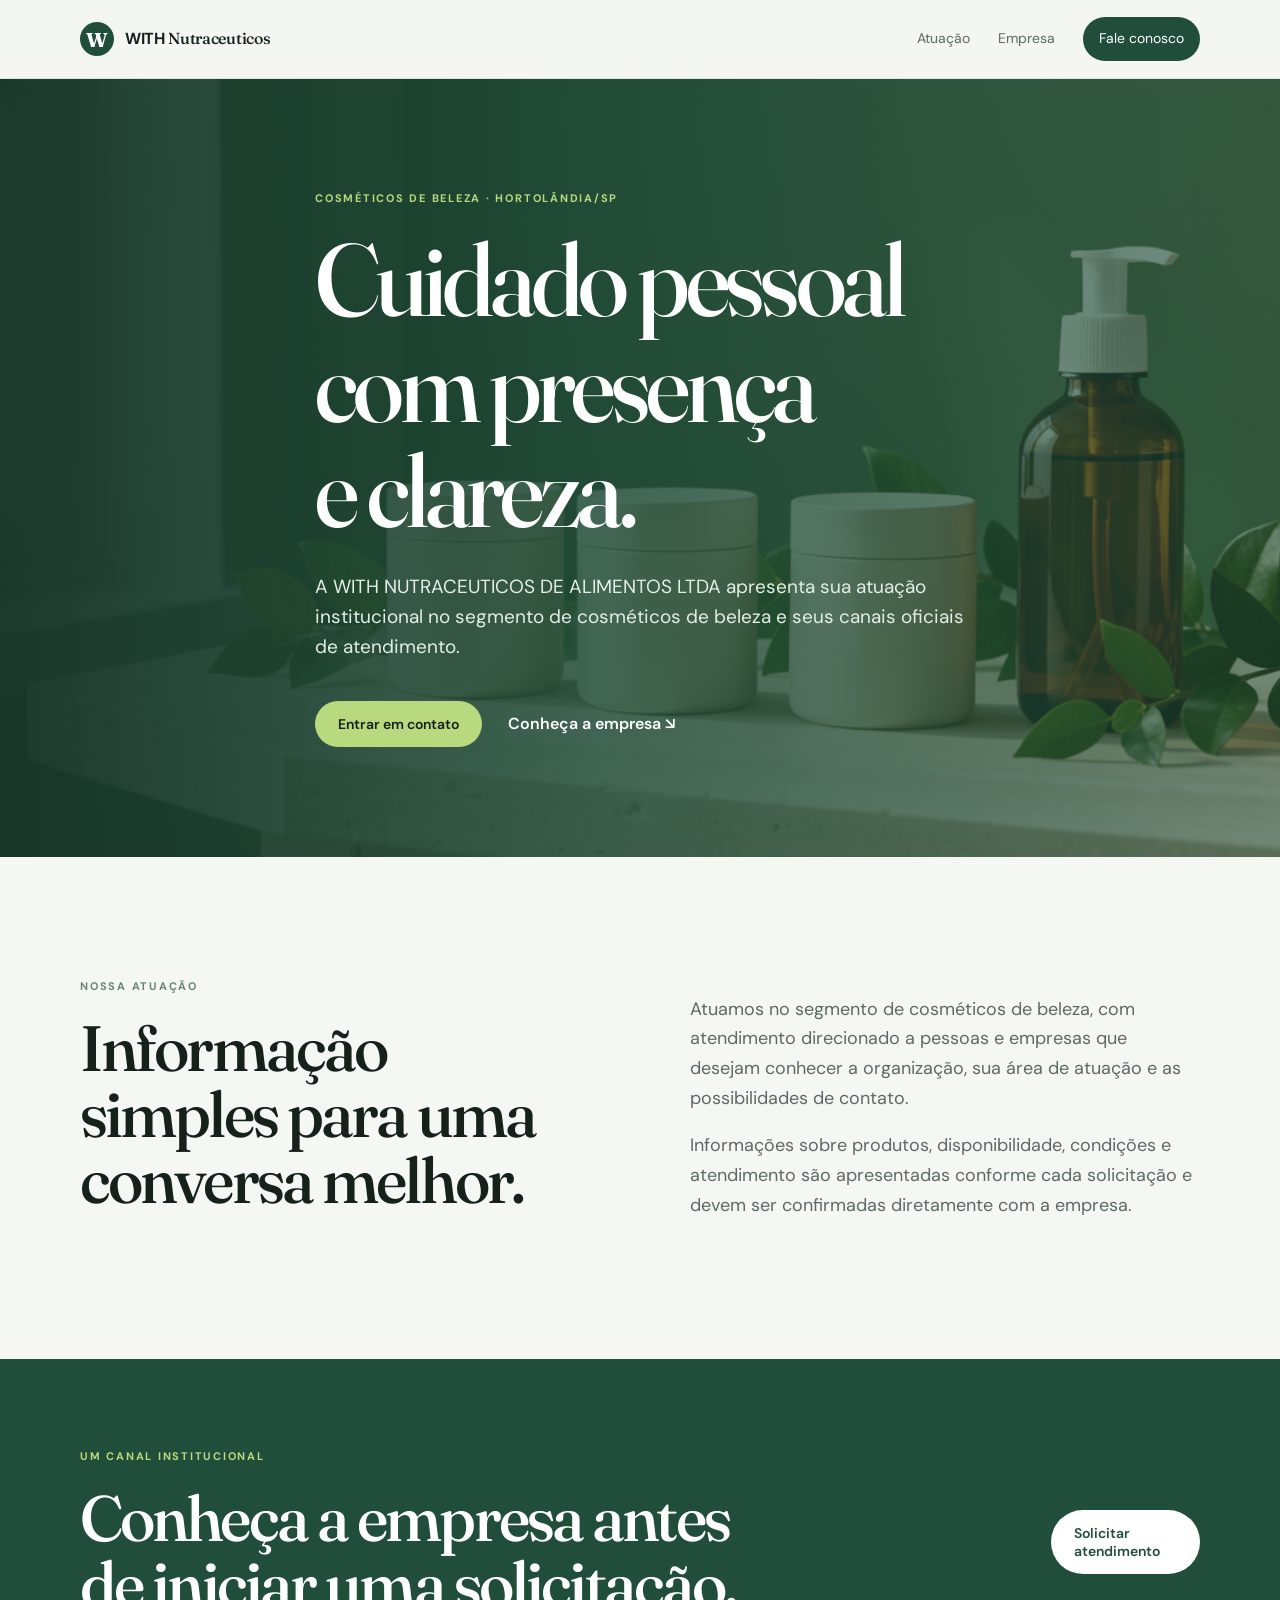
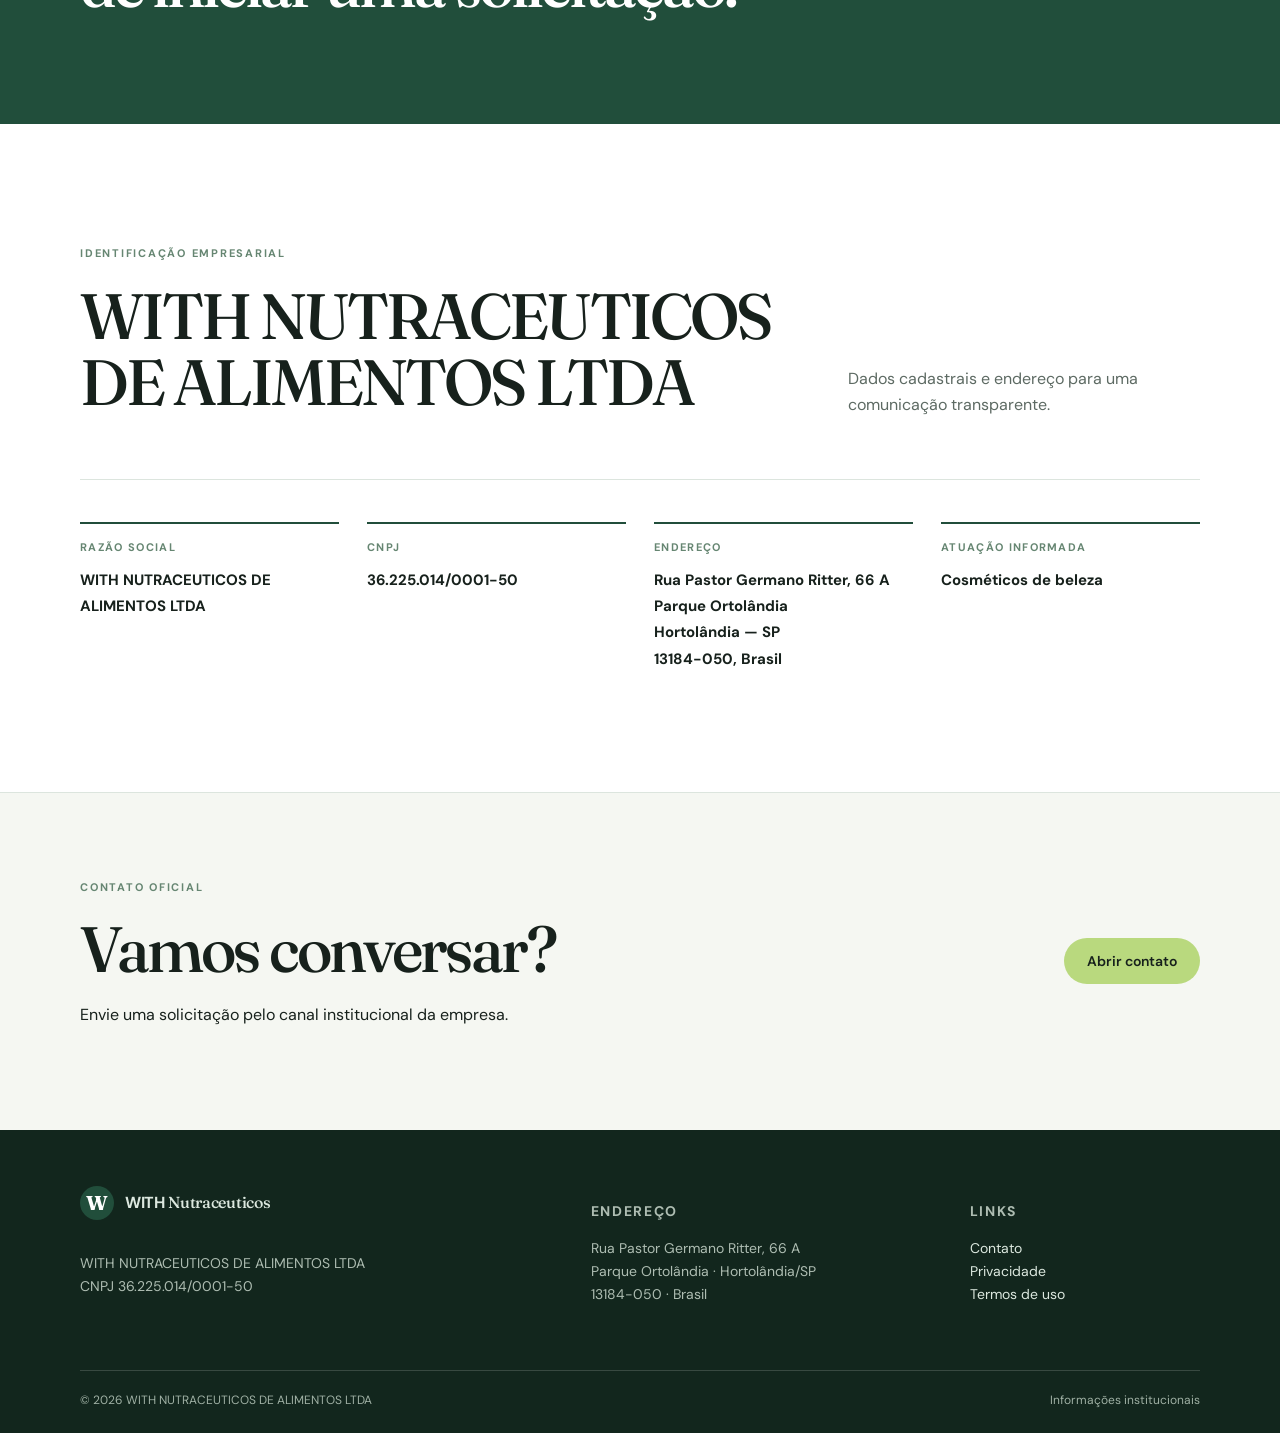
<file: index.html>
<!doctype html><html lang="pt-BR"><head><meta charset="utf-8"><meta name="viewport" content="width=device-width,initial-scale=1"><meta name="description" content="WITH NUTRACEUTICOS DE ALIMENTOS LTDA — informações institucionais e atendimento sobre cosméticos de beleza."><title>WITH NUTRACEUTICOS | Cosméticos de beleza</title><link rel="preconnect" href="https://fonts.googleapis.com"><link rel="preconnect" href="https://fonts.gstatic.com" crossorigin><link href="https://fonts.googleapis.com/css2?family=DM+Sans:wght@400;500;600;700&family=Fraunces:opsz,wght@9..144,500;600&display=swap" rel="stylesheet"><link rel="stylesheet" href="styles.css"></head><body><header class="topbar"><div class="wrap nav"><a class="brand" href="index.html"><span class="mark">W</span><span>WITH <em>Nutraceuticos</em></span></a><nav><a href="#atuacao">Atuação</a><a href="#empresa">Empresa</a><a href="contact.html" class="nav-cta">Fale conosco</a></nav></div></header><main><section class="hero"><img src="images/banner.png" alt="Produtos cosméticos sem marca sobre uma superfície natural"><div class="hero-shade"></div><div class="wrap hero-content"><p class="eyebrow">COSMÉTICOS DE BELEZA · HORTOLÂNDIA/SP</p><h1>Cuidado pessoal com presença e clareza.</h1><p class="lede">A WITH NUTRACEUTICOS DE ALIMENTOS LTDA apresenta sua atuação institucional no segmento de cosméticos de beleza e seus canais oficiais de atendimento.</p><div class="actions"><a class="button primary" href="contact.html">Entrar em contato</a><a class="text-link" href="#empresa">Conheça a empresa ↘</a></div></div></section><section id="atuacao" class="section"><div class="wrap split"><div><p class="eyebrow">Nossa atuação</p><h2>Informação simples para uma conversa melhor.</h2></div><div class="copy"><p>Atuamos no segmento de cosméticos de beleza, com atendimento direcionado a pessoas e empresas que desejam conhecer a organização, sua área de atuação e as possibilidades de contato.</p><p>Informações sobre produtos, disponibilidade, condições e atendimento são apresentadas conforme cada solicitação e devem ser confirmadas diretamente com a empresa.</p></div></div></section><section class="band"><div class="wrap band-inner"><div><p class="eyebrow light">Um canal institucional</p><h2>Conheça a empresa antes de iniciar uma solicitação.</h2></div><a class="button light-button" href="contact.html">Solicitar atendimento</a></div></section><section id="empresa" class="section company"><div class="wrap"><div class="company-head"><div><p class="eyebrow">Identificação empresarial</p><h2>WITH NUTRACEUTICOS<br>DE ALIMENTOS LTDA</h2></div><p class="company-note">Dados cadastrais e endereço para uma comunicação transparente.</p></div><div class="details"><div><span>Razão social</span><strong>WITH NUTRACEUTICOS DE ALIMENTOS LTDA</strong></div><div><span>CNPJ</span><strong>36.225.014/0001-50</strong></div><div><span>Endereço</span><strong>Rua Pastor Germano Ritter, 66 A<br>Parque Ortolândia<br>Hortolândia — SP<br>13184-050, Brasil</strong></div><div><span>Atuação informada</span><strong>Cosméticos de beleza</strong></div></div></div></section><section class="contact-strip"><div class="wrap contact-inner"><div><p class="eyebrow">Contato oficial</p><h2>Vamos conversar?</h2><p>Envie uma solicitação pelo canal institucional da empresa.</p></div><a class="button primary" href="contact.html">Abrir contato</a></div></section></main><footer><div class="wrap footer-grid"><div><a class="brand footer-brand" href="index.html"><span class="mark">W</span><span>WITH <em>Nutraceuticos</em></span></a><p>WITH NUTRACEUTICOS DE ALIMENTOS LTDA<br>CNPJ 36.225.014/0001-50</p></div><div><p class="footer-label">Endereço</p><p>Rua Pastor Germano Ritter, 66 A<br>Parque Ortolândia · Hortolândia/SP<br>13184-050 · Brasil</p></div><div><p class="footer-label">Links</p><p><a href="contact.html">Contato</a><br><a href="privacy.html">Privacidade</a><br><a href="terms.html">Termos de uso</a></p></div></div><div class="wrap footer-bottom"><span>© 2026 WITH NUTRACEUTICOS DE ALIMENTOS LTDA</span><span>Informações institucionais</span></div></footer></body></html>
</file>
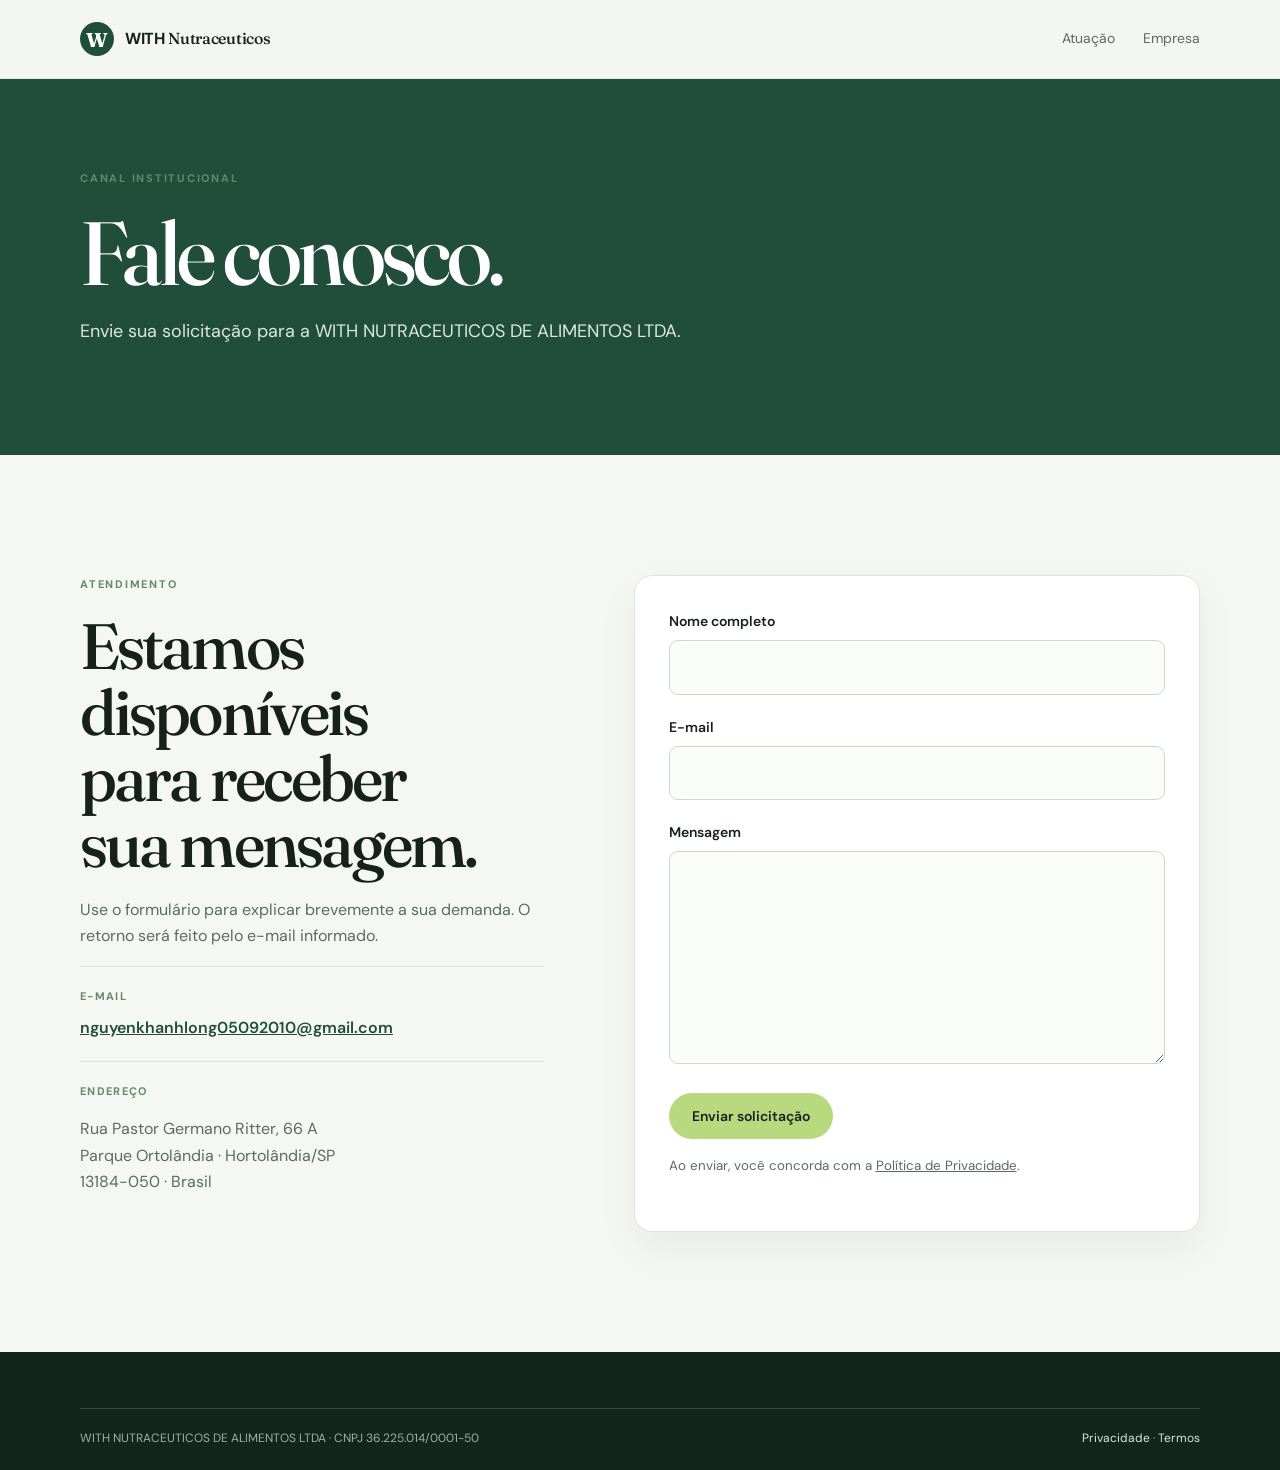
<file: contact.html>
<!doctype html><html lang="pt-BR"><head><meta charset="utf-8"><meta name="viewport" content="width=device-width,initial-scale=1"><meta name="description" content="Entre em contato com a WITH NUTRACEUTICOS DE ALIMENTOS LTDA."><title>Contato | WITH Nutraceuticos</title><link rel="stylesheet" href="styles.css"></head><body><header class="topbar"><div class="wrap nav"><a class="brand" href="index.html"><span class="mark">W</span><span>WITH <em>Nutraceuticos</em></span></a><nav><a href="index.html#atuacao">Atuação</a><a href="index.html#empresa">Empresa</a></nav></div></header><main><section class="page-intro"><div class="wrap"><p class="eyebrow">Canal institucional</p><h1>Fale conosco.</h1><p>Envie sua solicitação para a WITH NUTRACEUTICOS DE ALIMENTOS LTDA.</p></div></section><section class="section"><div class="wrap contact-layout"><div><p class="eyebrow">Atendimento</p><h2>Estamos disponíveis para receber sua mensagem.</h2><p>Use o formulário para explicar brevemente a sua demanda. O retorno será feito pelo e-mail informado.</p><div class="contact-card"><span>E-mail</span><a href="mailto:nguyenkhanhlong05092010@gmail.com">nguyenkhanhlong05092010@gmail.com</a></div><div class="contact-card"><span>Endereço</span><p>Rua Pastor Germano Ritter, 66 A<br>Parque Ortolândia · Hortolândia/SP<br>13184-050 · Brasil</p></div></div><form class="form" action="mailto:nguyenkhanhlong05092010@gmail.com" method="post" enctype="text/plain"><label for="nome">Nome completo</label><input id="nome" name="Nome" required autocomplete="name"><label for="email">E-mail</label><input id="email" name="E-mail" type="email" required autocomplete="email"><label for="mensagem">Mensagem</label><textarea id="mensagem" name="Mensagem" rows="7" required></textarea><button class="button primary" type="submit">Enviar solicitação</button><small>Ao enviar, você concorda com a <a href="privacy.html">Política de Privacidade</a>.</small></form></div></section></main><footer><div class="wrap footer-bottom"><span>WITH NUTRACEUTICOS DE ALIMENTOS LTDA · CNPJ 36.225.014/0001-50</span><span><a href="privacy.html">Privacidade</a> · <a href="terms.html">Termos</a></span></div></footer></body></html>
</file>
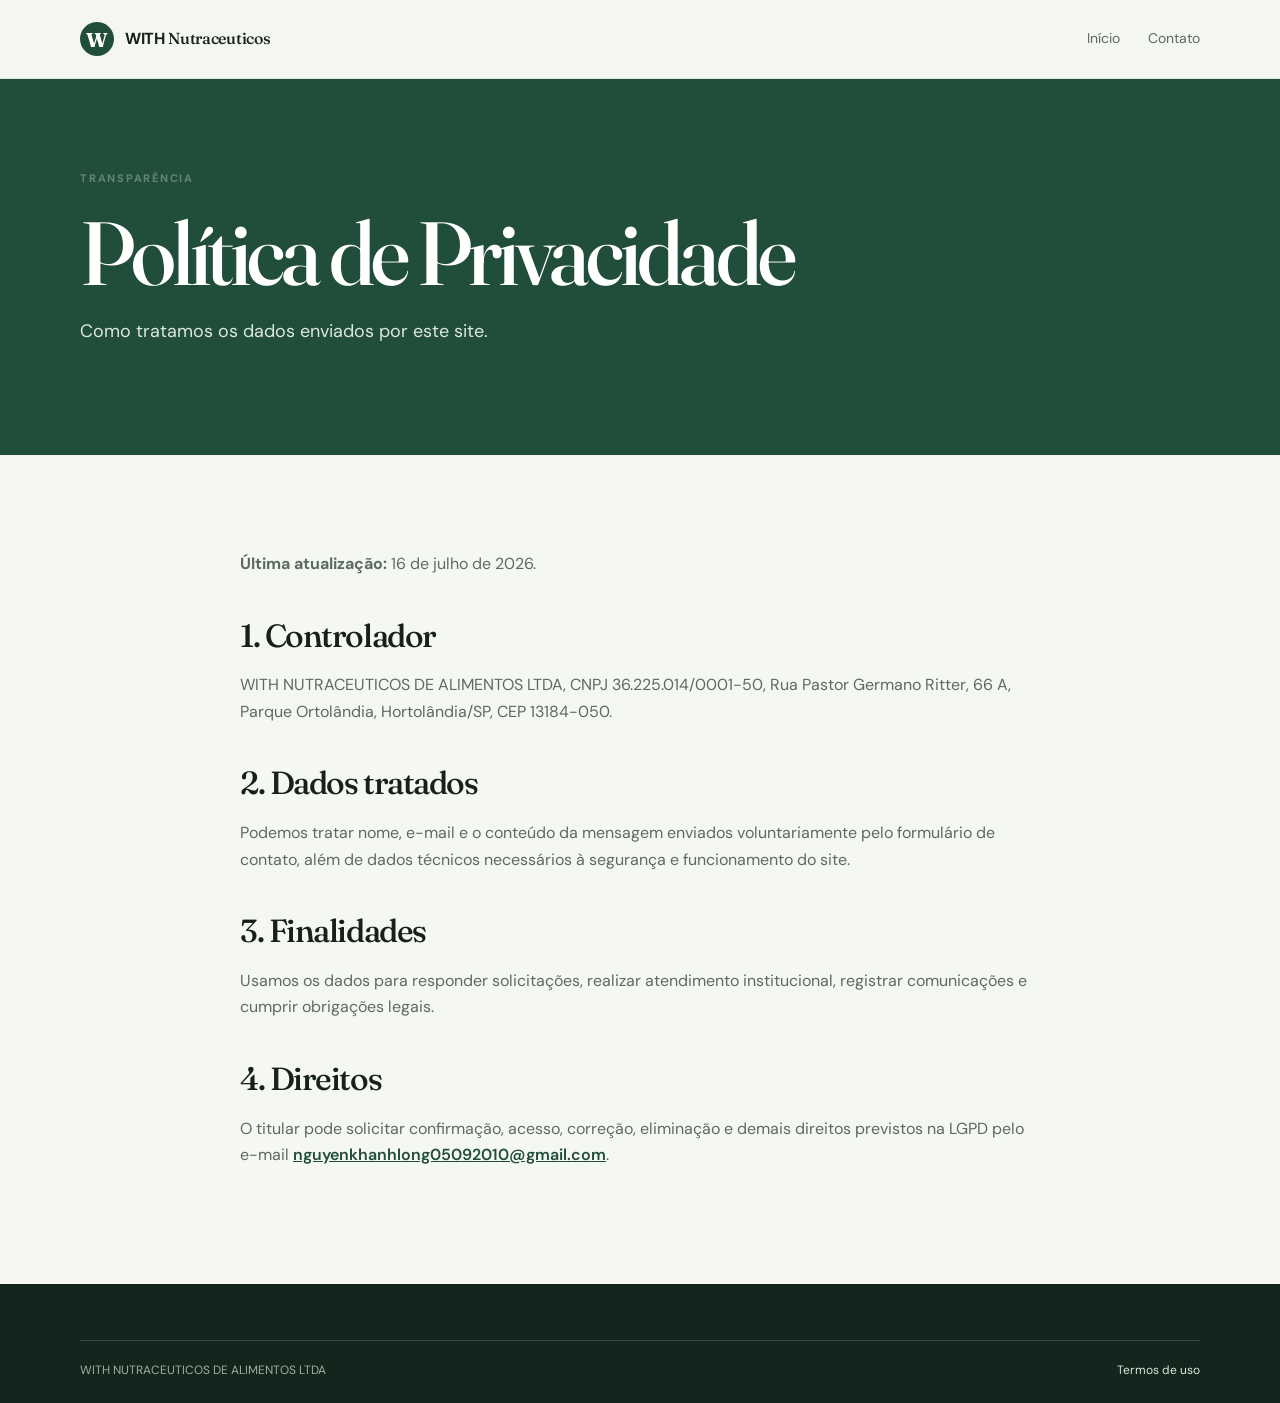
<file: privacy.html>
<!doctype html><html lang="pt-BR"><head><meta charset="utf-8"><meta name="viewport" content="width=device-width,initial-scale=1"><title>Política de Privacidade | WITH Nutraceuticos</title><link rel="stylesheet" href="styles.css"></head><body><header class="topbar"><div class="wrap nav"><a class="brand" href="index.html"><span class="mark">W</span><span>WITH <em>Nutraceuticos</em></span></a><nav><a href="index.html">Início</a><a href="contact.html">Contato</a></nav></div></header><main><section class="page-intro"><div class="wrap"><p class="eyebrow">Transparência</p><h1>Política de Privacidade</h1><p>Como tratamos os dados enviados por este site.</p></div></section><article class="legal wrap"><p><strong>Última atualização:</strong> 16 de julho de 2026.</p><h2>1. Controlador</h2><p>WITH NUTRACEUTICOS DE ALIMENTOS LTDA, CNPJ 36.225.014/0001-50, Rua Pastor Germano Ritter, 66 A, Parque Ortolândia, Hortolândia/SP, CEP 13184-050.</p><h2>2. Dados tratados</h2><p>Podemos tratar nome, e-mail e o conteúdo da mensagem enviados voluntariamente pelo formulário de contato, além de dados técnicos necessários à segurança e funcionamento do site.</p><h2>3. Finalidades</h2><p>Usamos os dados para responder solicitações, realizar atendimento institucional, registrar comunicações e cumprir obrigações legais.</p><h2>4. Direitos</h2><p>O titular pode solicitar confirmação, acesso, correção, eliminação e demais direitos previstos na LGPD pelo e-mail <a href="mailto:nguyenkhanhlong05092010@gmail.com">nguyenkhanhlong05092010@gmail.com</a>.</p></article></main><footer><div class="wrap footer-bottom"><span>WITH NUTRACEUTICOS DE ALIMENTOS LTDA</span><a href="terms.html">Termos de uso</a></div></footer></body></html>
</file>
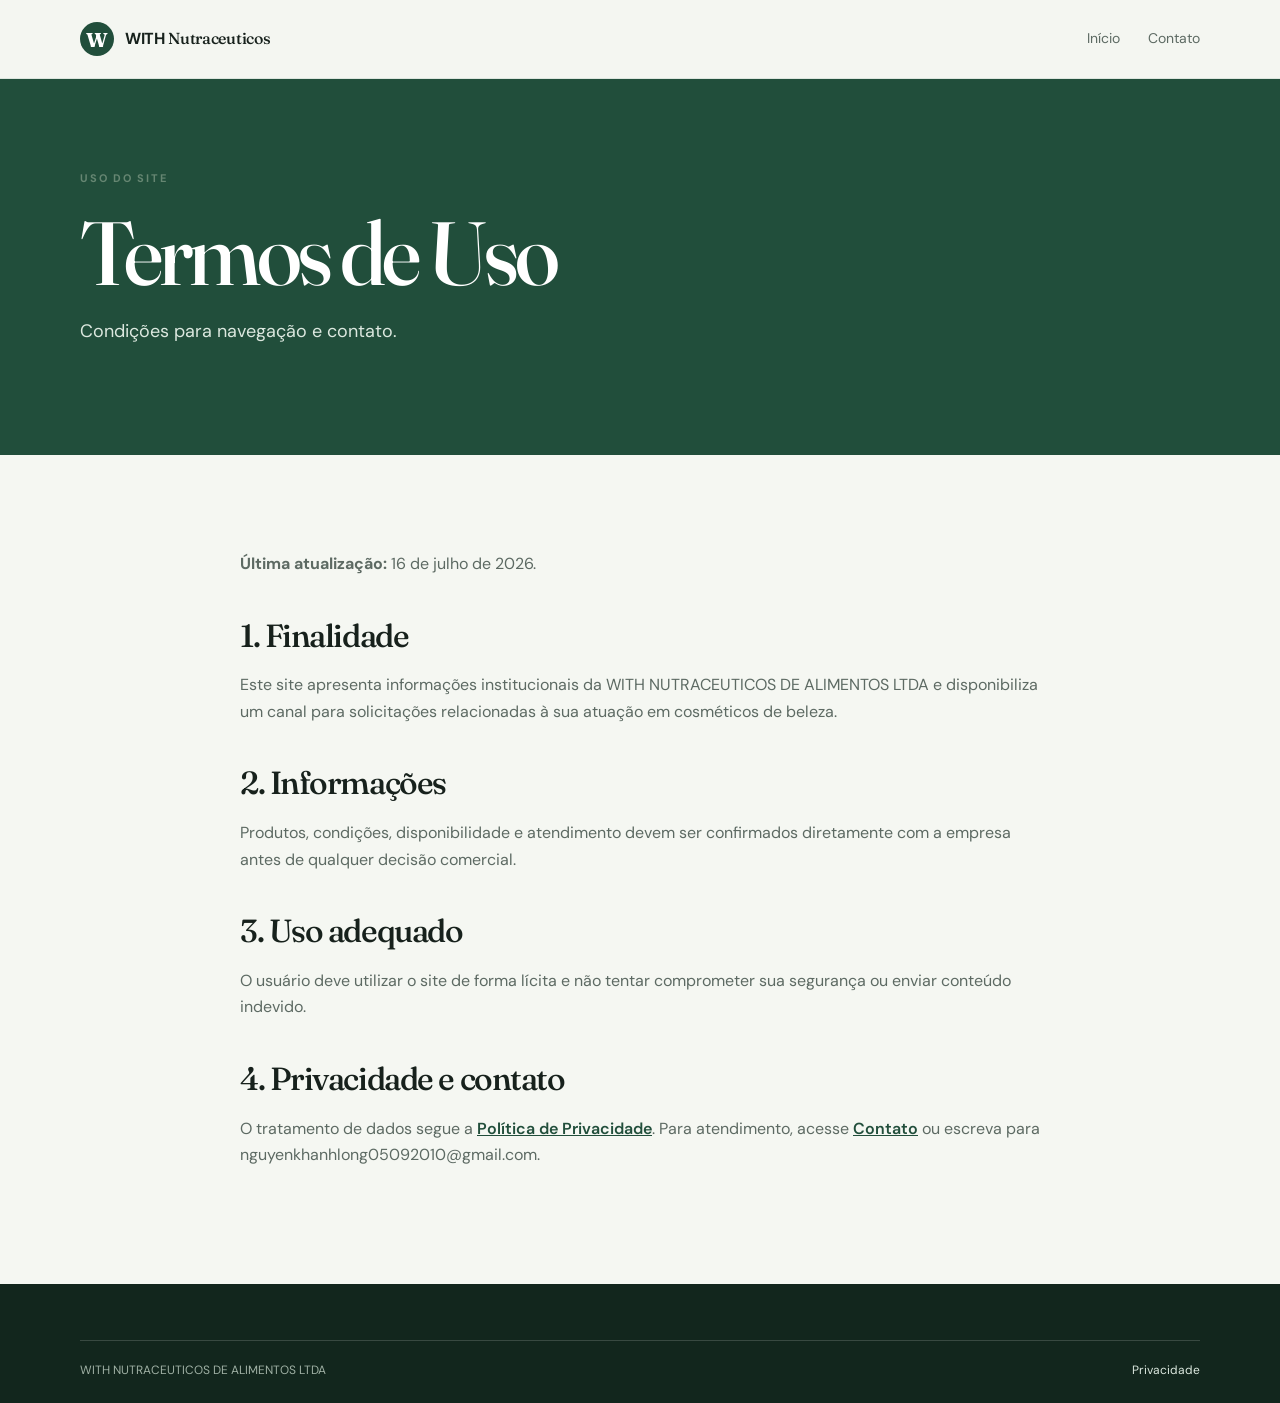
<file: terms.html>
<!doctype html><html lang="pt-BR"><head><meta charset="utf-8"><meta name="viewport" content="width=device-width,initial-scale=1"><title>Termos de Uso | WITH Nutraceuticos</title><link rel="stylesheet" href="styles.css"></head><body><header class="topbar"><div class="wrap nav"><a class="brand" href="index.html"><span class="mark">W</span><span>WITH <em>Nutraceuticos</em></span></a><nav><a href="index.html">Início</a><a href="contact.html">Contato</a></nav></div></header><main><section class="page-intro"><div class="wrap"><p class="eyebrow">Uso do site</p><h1>Termos de Uso</h1><p>Condições para navegação e contato.</p></div></section><article class="legal wrap"><p><strong>Última atualização:</strong> 16 de julho de 2026.</p><h2>1. Finalidade</h2><p>Este site apresenta informações institucionais da WITH NUTRACEUTICOS DE ALIMENTOS LTDA e disponibiliza um canal para solicitações relacionadas à sua atuação em cosméticos de beleza.</p><h2>2. Informações</h2><p>Produtos, condições, disponibilidade e atendimento devem ser confirmados diretamente com a empresa antes de qualquer decisão comercial.</p><h2>3. Uso adequado</h2><p>O usuário deve utilizar o site de forma lícita e não tentar comprometer sua segurança ou enviar conteúdo indevido.</p><h2>4. Privacidade e contato</h2><p>O tratamento de dados segue a <a href="privacy.html">Política de Privacidade</a>. Para atendimento, acesse <a href="contact.html">Contato</a> ou escreva para nguyenkhanhlong05092010@gmail.com.</p></article></main><footer><div class="wrap footer-bottom"><span>WITH NUTRACEUTICOS DE ALIMENTOS LTDA</span><a href="privacy.html">Privacidade</a></div></footer></body></html>
</file>
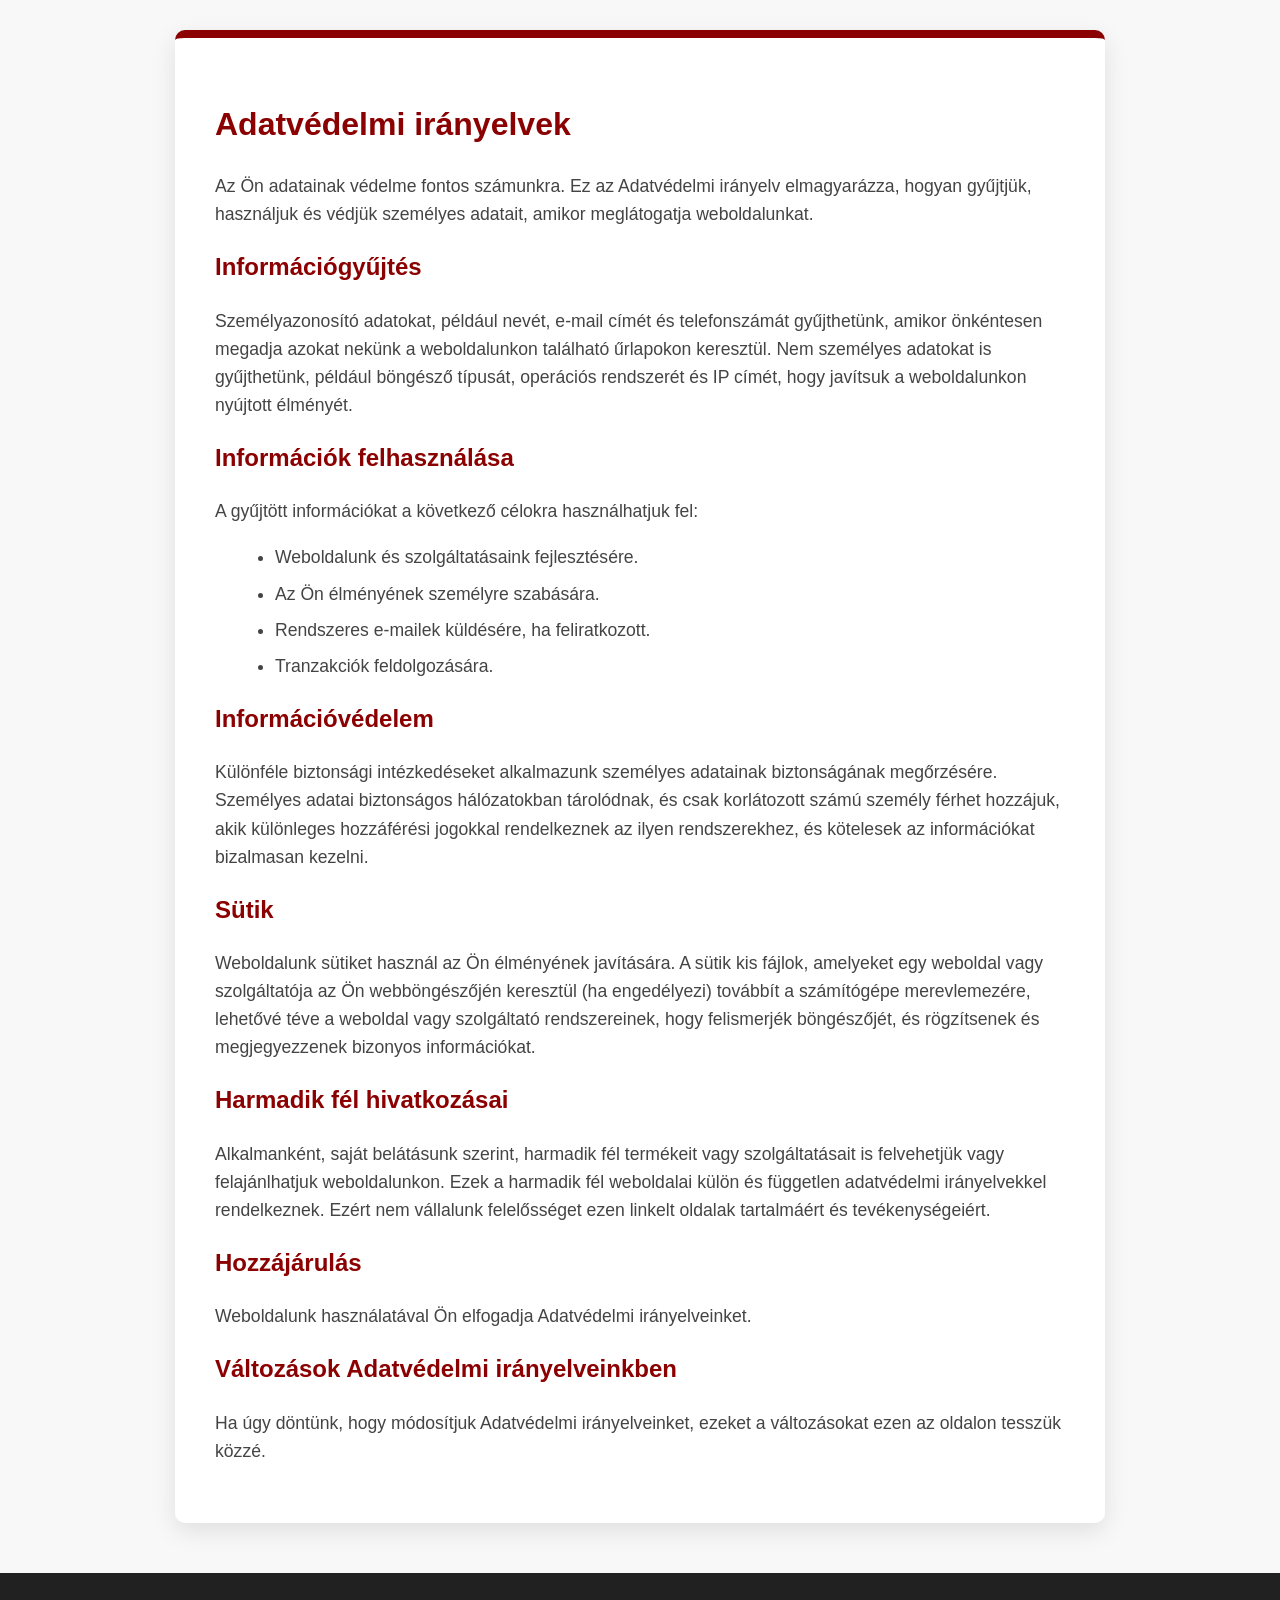
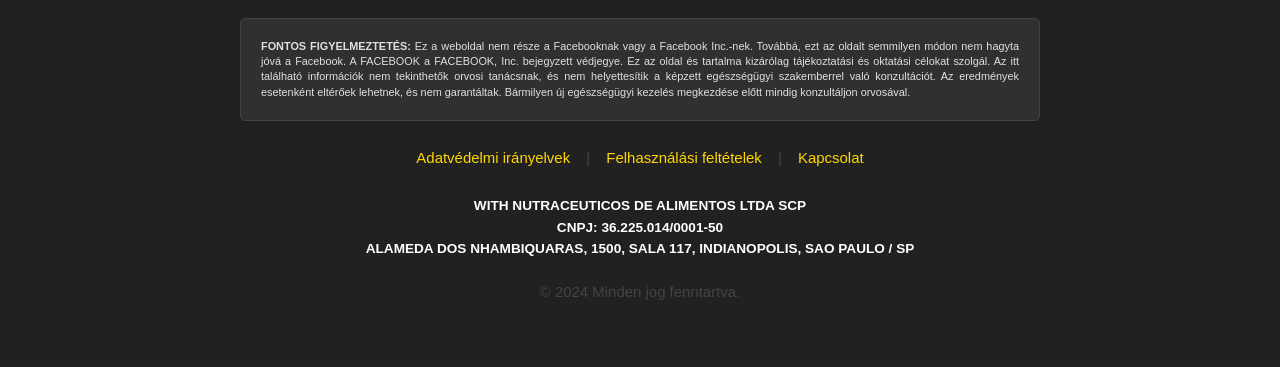
<file: pre_hu_diabetes_v65/privacy.html>
<!DOCTYPE html>
<html lang="hu">
<head>
    <meta charset="UTF-8">
    <meta name="viewport" content="width=device-width, initial-scale=1.0">
    <title>Adatvédelmi irányelvek</title>
    <style>
        body {
            font-family: 'Arial', sans-serif;
            margin: 0;
            padding: 0;
            background-color: #f8f8f8;
            color: #333;
            line-height: 1.6;
        }
        .container {
            max-width: 850px;
            margin: 30px auto;
            background-color: #ffffff;
            padding: 40px;
            border-radius: 10px;
            box-shadow: 0 8px 25px rgba(0, 0, 0, 0.1);
            border-top: 8px solid #8b0000;
        }
        h1, h2 {
            color: #8b0000;
            font-weight: bold;
        }
        p {
            font-size: 1.1em;
            margin-bottom: 18px;
            color: #444;
        }
        ul {
            list-style-type: disc;
            margin-left: 20px;
            margin-bottom: 18px;
            font-size: 1.1em;
            color: #444;
        }
        li {
            margin-bottom: 8px;
        }
        .footer {
            background-color: #212121;
            color: #bdbdbd;
            text-align: center;
            padding: 45px 20px;
            font-size: 0.85em;
            margin-top: 50px;
        }
        .footer-content {
            max-width: 800px;
            margin: 0 auto;
        }
        .disclaimer-box {
            border: 1px solid #424242;
            padding: 20px;
            margin-bottom: 25px;
            text-align: justify;
            font-size: 0.8em;
            line-height: 1.4;
            background-color: #303030;
            color: #e0e0e0;
            border-radius: 5px;
        }
        .footer a {
            color: #ffd700;
            text-decoration: none;
            margin: 0 12px;
        }
        .footer a:hover {
            text-decoration: underline;
            color: #ffc107;
        }
        .company-info {
            margin-top: 25px;
            font-weight: bold;
            color: #ffffff;
        }
        @media (max-width: 768px) {
            .container {
                margin: 15px;
                padding: 25px;
            }
        }
        @media (max-width: 480px) {
            .container {
                margin: 0;
                padding: 15px;
                border-radius: 0;
                border-top: none;
            }
        }
    </style>
</head>
<body>
    <div class="container">
        <h1>Adatvédelmi irányelvek</h1>
        <p>Az Ön adatainak védelme fontos számunkra. Ez az Adatvédelmi irányelv elmagyarázza, hogyan gyűjtjük, használjuk és védjük személyes adatait, amikor meglátogatja weboldalunkat.</p>

        <h2>Információgyűjtés</h2>
        <p>Személyazonosító adatokat, például nevét, e-mail címét és telefonszámát gyűjthetünk, amikor önkéntesen megadja azokat nekünk a weboldalunkon található űrlapokon keresztül. Nem személyes adatokat is gyűjthetünk, például böngésző típusát, operációs rendszerét és IP címét, hogy javítsuk a weboldalunkon nyújtott élményét.</p>

        <h2>Információk felhasználása</h2>
        <p>A gyűjtött információkat a következő célokra használhatjuk fel:</p>
        <ul>
            <li>Weboldalunk és szolgáltatásaink fejlesztésére.</li>
            <li>Az Ön élményének személyre szabására.</li>
            <li>Rendszeres e-mailek küldésére, ha feliratkozott.</li>
            <li>Tranzakciók feldolgozására.</li>
        </ul>

        <h2>Információvédelem</h2>
        <p>Különféle biztonsági intézkedéseket alkalmazunk személyes adatainak biztonságának megőrzésére. Személyes adatai biztonságos hálózatokban tárolódnak, és csak korlátozott számú személy férhet hozzájuk, akik különleges hozzáférési jogokkal rendelkeznek az ilyen rendszerekhez, és kötelesek az információkat bizalmasan kezelni.</p>

        <h2>Sütik</h2>
        <p>Weboldalunk sütiket használ az Ön élményének javítására. A sütik kis fájlok, amelyeket egy weboldal vagy szolgáltatója az Ön webböngészőjén keresztül (ha engedélyezi) továbbít a számítógépe merevlemezére, lehetővé téve a weboldal vagy szolgáltató rendszereinek, hogy felismerjék böngészőjét, és rögzítsenek és megjegyezzenek bizonyos információkat.</p>

        <h2>Harmadik fél hivatkozásai</h2>
        <p>Alkalmanként, saját belátásunk szerint, harmadik fél termékeit vagy szolgáltatásait is felvehetjük vagy felajánlhatjuk weboldalunkon. Ezek a harmadik fél weboldalai külön és független adatvédelmi irányelvekkel rendelkeznek. Ezért nem vállalunk felelősséget ezen linkelt oldalak tartalmáért és tevékenységeiért.</p>

        <h2>Hozzájárulás</h2>
        <p>Weboldalunk használatával Ön elfogadja Adatvédelmi irányelveinket.</p>

        <h2>Változások Adatvédelmi irányelveinkben</h2>
        <p>Ha úgy döntünk, hogy módosítjuk Adatvédelmi irányelveinket, ezeket a változásokat ezen az oldalon tesszük közzé.</p>
    </div>
    
    <div class="footer">
        <div class="footer-content">
            <div class="disclaimer-box">
                <strong>FONTOS FIGYELMEZTETÉS:</strong> Ez a weboldal nem része a Facebooknak vagy a Facebook Inc.-nek. Továbbá, ezt az oldalt semmilyen módon nem hagyta jóvá a Facebook. A FACEBOOK a FACEBOOK, Inc. bejegyzett védjegye. Ez az oldal és tartalma kizárólag tájékoztatási és oktatási célokat szolgál. Az itt található információk nem tekinthetők orvosi tanácsnak, és nem helyettesítik a képzett egészségügyi szakemberrel való konzultációt. Az eredmények esetenként eltérőek lehetnek, és nem garantáltak. Bármilyen új egészségügyi kezelés megkezdése előtt mindig konzultáljon orvosával.
            </div>
            
            <p>
                <a href="./privacy.html">Adatvédelmi irányelvek</a> | 
                <a href="./terms.html">Felhasználási feltételek</a> | 
                <a href="mailto:contato@conexaocg.com.br">Kapcsolat</a>
            </p>
            
            <div class="company-info">
                WITH NUTRACEUTICOS DE ALIMENTOS LTDA SCP<br>
                CNPJ: 36.225.014/0001-50<br>
                ALAMEDA DOS NHAMBIQUARAS, 1500, SALA 117, INDIANOPOLIS, SAO PAULO / SP
            </div>
            
            <p style="margin-top: 20px;">&copy; 2024 Minden jog fenntartva.</p>
        </div>
    </div>
</body>
</html>
</file>
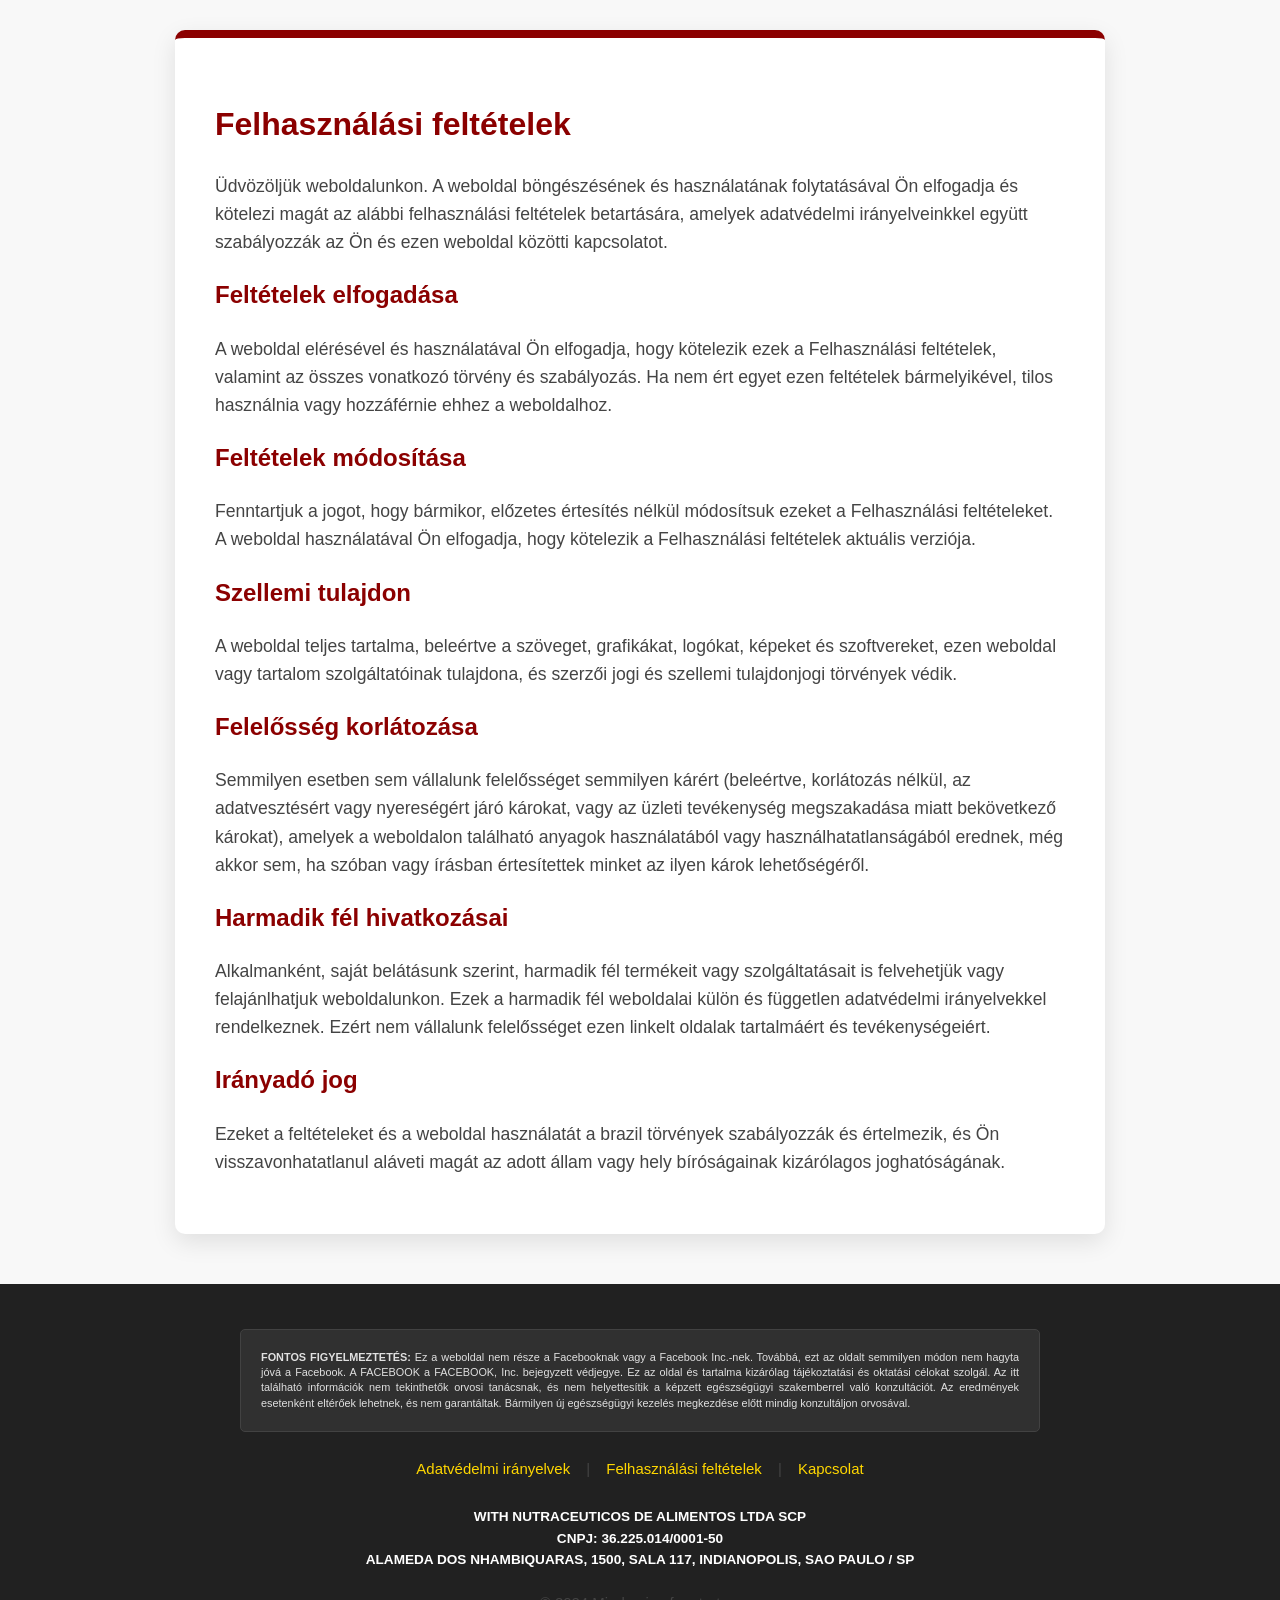
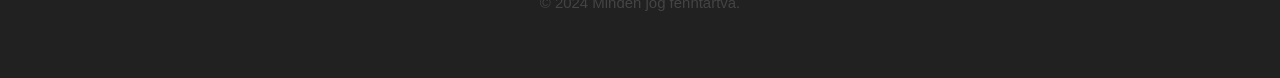
<file: pre_hu_diabetes_v65/terms.html>
<!DOCTYPE html>
<html lang="hu">
<head>
    <meta charset="UTF-8">
    <meta name="viewport" content="width=device-width, initial-scale=1.0">
    <title>Felhasználási feltételek</title>
    <style>
        body {
            font-family: 'Arial', sans-serif;
            margin: 0;
            padding: 0;
            background-color: #f8f8f8;
            color: #333;
            line-height: 1.6;
        }
        .container {
            max-width: 850px;
            margin: 30px auto;
            background-color: #ffffff;
            padding: 40px;
            border-radius: 10px;
            box-shadow: 0 8px 25px rgba(0, 0, 0, 0.1);
            border-top: 8px solid #8b0000;
        }
        h1, h2 {
            color: #8b0000;
            font-weight: bold;
        }
        p {
            font-size: 1.1em;
            margin-bottom: 18px;
            color: #444;
        }
        ul {
            list-style-type: disc;
            margin-left: 20px;
            margin-bottom: 18px;
            font-size: 1.1em;
            color: #444;
        }
        li {
            margin-bottom: 8px;
        }
        .footer {
            background-color: #212121;
            color: #bdbdbd;
            text-align: center;
            padding: 45px 20px;
            font-size: 0.85em;
            margin-top: 50px;
        }
        .footer-content {
            max-width: 800px;
            margin: 0 auto;
        }
        .disclaimer-box {
            border: 1px solid #424242;
            padding: 20px;
            margin-bottom: 25px;
            text-align: justify;
            font-size: 0.8em;
            line-height: 1.4;
            background-color: #303030;
            color: #e0e0e0;
            border-radius: 5px;
        }
        .footer a {
            color: #ffd700;
            text-decoration: none;
            margin: 0 12px;
        }
        .footer a:hover {
            text-decoration: underline;
            color: #ffc107;
        }
        .company-info {
            margin-top: 25px;
            font-weight: bold;
            color: #ffffff;
        }
        @media (max-width: 768px) {
            .container {
                margin: 15px;
                padding: 25px;
            }
        }
        @media (max-width: 480px) {
            .container {
                margin: 0;
                padding: 15px;
                border-radius: 0;
                border-top: none;
            }
        }
    </style>
</head>
<body>
    <div class="container">
        <h1>Felhasználási feltételek</h1>
        <p>Üdvözöljük weboldalunkon. A weboldal böngészésének és használatának folytatásával Ön elfogadja és kötelezi magát az alábbi felhasználási feltételek betartására, amelyek adatvédelmi irányelveinkkel együtt szabályozzák az Ön és ezen weboldal közötti kapcsolatot.</p>

        <h2>Feltételek elfogadása</h2>
        <p>A weboldal elérésével és használatával Ön elfogadja, hogy kötelezik ezek a Felhasználási feltételek, valamint az összes vonatkozó törvény és szabályozás. Ha nem ért egyet ezen feltételek bármelyikével, tilos használnia vagy hozzáférnie ehhez a weboldalhoz.</p>

        <h2>Feltételek módosítása</h2>
        <p>Fenntartjuk a jogot, hogy bármikor, előzetes értesítés nélkül módosítsuk ezeket a Felhasználási feltételeket. A weboldal használatával Ön elfogadja, hogy kötelezik a Felhasználási feltételek aktuális verziója.</p>

        <h2>Szellemi tulajdon</h2>
        <p>A weboldal teljes tartalma, beleértve a szöveget, grafikákat, logókat, képeket és szoftvereket, ezen weboldal vagy tartalom szolgáltatóinak tulajdona, és szerzői jogi és szellemi tulajdonjogi törvények védik.</p>

        <h2>Felelősség korlátozása</h2>
        <p>Semmilyen esetben sem vállalunk felelősséget semmilyen kárért (beleértve, korlátozás nélkül, az adatvesztésért vagy nyereségért járó károkat, vagy az üzleti tevékenység megszakadása miatt bekövetkező károkat), amelyek a weboldalon található anyagok használatából vagy használhatatlanságából erednek, még akkor sem, ha szóban vagy írásban értesítettek minket az ilyen károk lehetőségéről.</p>

        <h2>Harmadik fél hivatkozásai</h2>
        <p>Alkalmanként, saját belátásunk szerint, harmadik fél termékeit vagy szolgáltatásait is felvehetjük vagy felajánlhatjuk weboldalunkon. Ezek a harmadik fél weboldalai külön és független adatvédelmi irányelvekkel rendelkeznek. Ezért nem vállalunk felelősséget ezen linkelt oldalak tartalmáért és tevékenységeiért.</p>

        <h2>Irányadó jog</h2>
        <p>Ezeket a feltételeket és a weboldal használatát a brazil törvények szabályozzák és értelmezik, és Ön visszavonhatatlanul aláveti magát az adott állam vagy hely bíróságainak kizárólagos joghatóságának.</p>
    </div>
    
    <div class="footer">
        <div class="footer-content">
            <div class="disclaimer-box">
                <strong>FONTOS FIGYELMEZTETÉS:</strong> Ez a weboldal nem része a Facebooknak vagy a Facebook Inc.-nek. Továbbá, ezt az oldalt semmilyen módon nem hagyta jóvá a Facebook. A FACEBOOK a FACEBOOK, Inc. bejegyzett védjegye. Ez az oldal és tartalma kizárólag tájékoztatási és oktatási célokat szolgál. Az itt található információk nem tekinthetők orvosi tanácsnak, és nem helyettesítik a képzett egészségügyi szakemberrel való konzultációt. Az eredmények esetenként eltérőek lehetnek, és nem garantáltak. Bármilyen új egészségügyi kezelés megkezdése előtt mindig konzultáljon orvosával.
            </div>
            
            <p>
                <a href="./privacy.html">Adatvédelmi irányelvek</a> | 
                <a href="./terms.html">Felhasználási feltételek</a> | 
                <a href="mailto:contato@conexaocg.com.br">Kapcsolat</a>
            </p>
            
            <div class="company-info">
                WITH NUTRACEUTICOS DE ALIMENTOS LTDA SCP<br>
                CNPJ: 36.225.014/0001-50<br>
                ALAMEDA DOS NHAMBIQUARAS, 1500, SALA 117, INDIANOPOLIS, SAO PAULO / SP
            </div>
            
            <p style="margin-top: 20px;">&copy; 2024 Minden jog fenntartva.</p>
        </div>
    </div>
</body>
</html>
</file>
<file: styles.css>
@import url("https://fonts.googleapis.com/css2?family=DM+Sans:wght@400;500;600;700&family=Fraunces:opsz,wght@9..144,500;600&display=swap");:root{--ink:#17211c;--muted:#5d6a63;--line:#dce5de;--paper:#f5f7f2;--surface:#fff;--green:#214e3b;--lime:#b9d97e;--serif:Fraunces,Georgia,serif;--sans:"DM Sans",Arial,sans-serif}*{box-sizing:border-box}html{scroll-behavior:smooth}body{margin:0;background:var(--paper);color:var(--ink);font:16px/1.65 var(--sans)}a{color:inherit}.wrap{width:min(1120px,calc(100% - 48px));margin:auto}.topbar{background:rgba(245,247,242,.94);border-bottom:1px solid var(--line)}.nav{height:78px;display:flex;align-items:center;justify-content:space-between;gap:24px}.brand{display:inline-flex;align-items:center;gap:11px;text-decoration:none;font-weight:700;letter-spacing:-.02em}.brand em{font-family:var(--serif);font-style:normal;font-weight:500}.mark{display:grid;place-items:center;width:34px;height:34px;background:var(--green);color:white;border-radius:50%;font-family:var(--serif);font-size:20px}.nav nav{display:flex;align-items:center;gap:28px}.nav nav a{text-decoration:none;color:var(--muted);font-size:14px}.nav .nav-cta{background:var(--green);color:white;padding:10px 16px;border-radius:999px}.hero{min-height:680px;position:relative;display:flex;align-items:center;overflow:hidden;background:var(--green);color:white}.hero>img{position:absolute;inset:0;width:100%;height:100%;object-fit:cover;opacity:.48}.hero-shade{position:absolute;inset:0;background:linear-gradient(90deg,rgba(23,53,40,.95),rgba(33,78,59,.7) 45%,rgba(33,78,59,.15))}.hero-content{position:relative;z-index:1;padding:110px 0;max-width:650px}.eyebrow{color:#668672;font-weight:700;font-size:11px;letter-spacing:.16em;text-transform:uppercase;margin:0 0 20px}.hero .eyebrow,.light{color:var(--lime)}h1,h2{font-family:var(--serif);font-weight:500;letter-spacing:-.045em;line-height:1.03;text-wrap:balance}h1{font-size:clamp(3.5rem,8vw,6.7rem);margin:0 0 28px}h2{font-size:clamp(2.35rem,5vw,4.5rem);margin:0 0 20px}.lede{font-size:19px;line-height:1.6;max-width:58ch;color:#e4eee7}.actions{display:flex;align-items:center;gap:26px;margin-top:38px}.button{display:inline-flex;align-items:center;justify-content:center;border:0;border-radius:999px;padding:14px 23px;font:600 14px var(--sans);text-decoration:none;cursor:pointer}.primary{background:var(--lime);color:var(--ink)}.text-link{color:white;text-decoration:none;font-weight:600}.section{padding:120px 0}.split{display:grid;grid-template-columns:1fr 1fr;gap:100px}.copy{max-width:58ch;color:var(--muted);font-size:18px}.band{background:var(--green);color:white;padding:88px 0}.band-inner,.contact-inner{display:flex;align-items:center;justify-content:space-between;gap:40px}.light-button{background:white;color:var(--green)}.company{background:var(--surface)}.company-head{display:flex;justify-content:space-between;gap:50px;align-items:end;border-bottom:1px solid var(--line);padding-bottom:45px}.company-note{color:var(--muted);max-width:32ch}.details{display:grid;grid-template-columns:repeat(4,1fr);gap:28px;padding-top:42px}.details div{padding-top:14px;border-top:2px solid var(--green)}.details span,.contact-card span,.footer-label{display:block;text-transform:uppercase;letter-spacing:.12em;font-size:11px;font-weight:700;color:#668672;margin-bottom:10px}.details strong{font-size:15px;line-height:1.6}.contact-strip{padding:85px 0;border-top:1px solid var(--line)}footer{background:#12261d;color:#dce8df;padding:56px 0 22px}.footer-grid{display:grid;grid-template-columns:1.4fr 1fr .7fr;gap:50px;padding-bottom:50px}.footer-brand{color:white;margin-bottom:18px}.footer-grid p{color:#aebdb2;font-size:14px}.footer-grid a,.footer-bottom a{color:#dce8df;text-decoration:none}.footer-bottom{border-top:1px solid rgba(255,255,255,.16);padding-top:20px;display:flex;justify-content:space-between;gap:20px;color:#9fb0a4;font-size:12px}.page-intro{background:var(--green);color:white;padding:90px 0}.page-intro h1{font-size:clamp(3rem,7vw,6rem);margin-bottom:18px}.page-intro p:not(.eyebrow){color:#dce8df;font-size:18px}.contact-layout{display:grid;grid-template-columns:.9fr 1.1fr;gap:90px}.contact-layout h2{font-size:clamp(2.4rem,5vw,4.2rem)}.contact-layout>div>p:not(.eyebrow){color:var(--muted);max-width:48ch}.contact-card{border-top:1px solid var(--line);padding:20px 0;color:var(--muted)}.contact-card a{color:var(--green);font-weight:600}.form{background:white;border:1px solid var(--line);padding:34px;border-radius:18px;box-shadow:0 16px 40px rgba(23,33,28,.06)}label{display:block;font-weight:600;font-size:14px;margin:0 0 7px}input,textarea{width:100%;border:1px solid #cbd8ce;border-radius:9px;padding:13px 14px;font:inherit;margin-bottom:21px;background:#fbfdfb;color:var(--ink)}input:focus,textarea:focus{outline:3px solid rgba(185,217,126,.42);border-color:var(--green)}.form small{display:block;color:var(--muted);margin-top:16px}.legal{max-width:800px;padding-top:80px;padding-bottom:100px}.legal h2{font-size:2rem;margin-top:42px}.legal p{color:var(--muted)}.legal a{color:var(--green);font-weight:600}@media(max-width:760px){.wrap{width:min(100% - 32px,1120px)}.nav{height:68px}.nav nav a:not(.nav-cta){display:none}.hero{min-height:620px}.hero-content{padding:90px 0}.hero h1{font-size:clamp(3.1rem,15vw,5rem)}.lede{font-size:17px}.actions,.band-inner,.contact-inner{align-items:flex-start;flex-direction:column}.section{padding:78px 0}.split,.contact-layout{grid-template-columns:1fr;gap:35px}.company-head{display:block}.company-note{margin-top:25px}.details{grid-template-columns:1fr 1fr}.footer-grid{grid-template-columns:1fr;gap:25px}.footer-bottom{display:block}.footer-bottom span{display:block;margin-bottom:8px}.form{padding:24px}}@media(prefers-reduced-motion:reduce){html{scroll-behavior:auto}}
</file>
